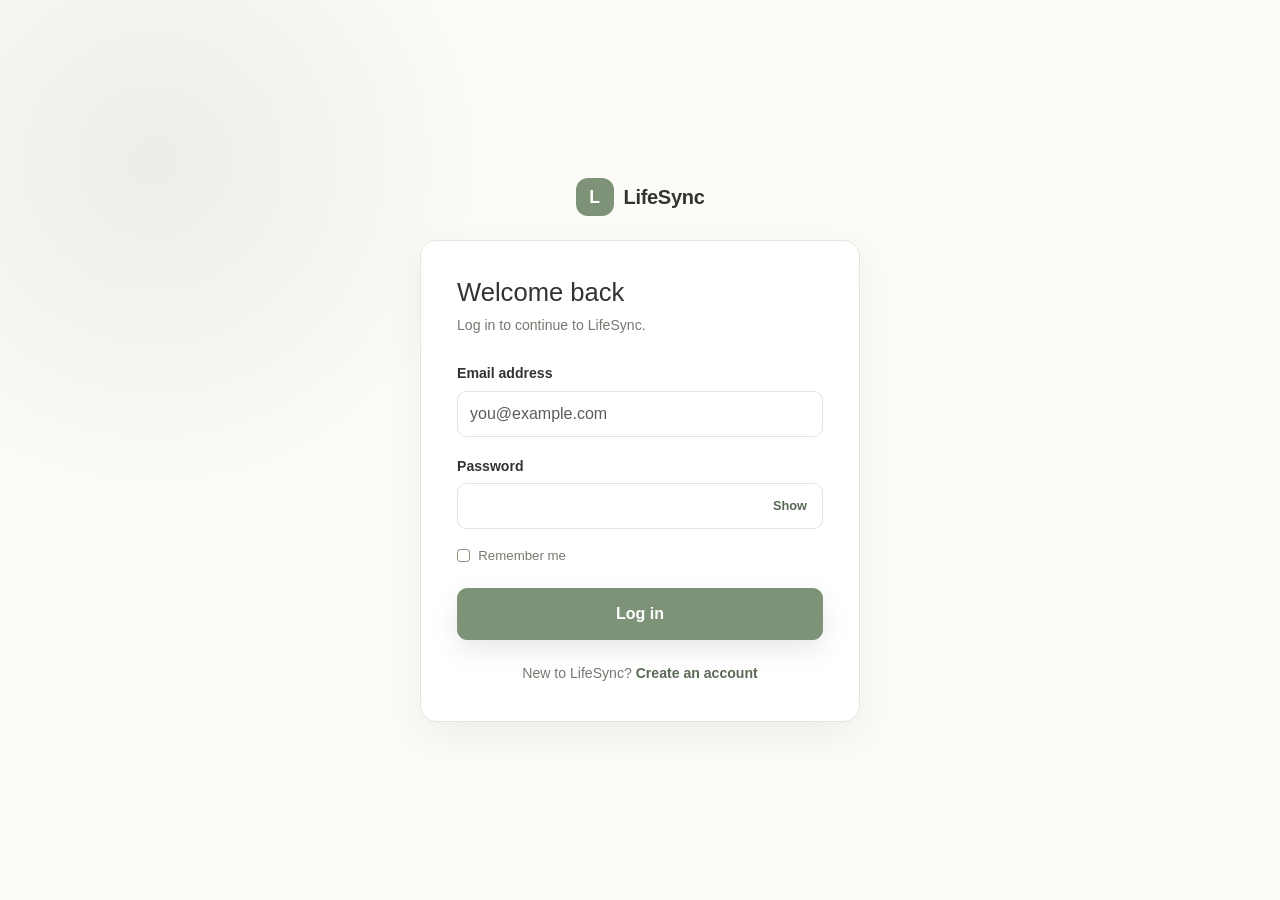
<file: index.html>
<!DOCTYPE html>
<html lang="en">
<head>
    <meta charset="UTF-8">
    <meta name="viewport" content="width=device-width, initial-scale=1.0">
    <meta name="description" content="LifeSync - Your everyday life, organized.">
    <title>LifeSync | Your Everyday Life, Organized</title>

    <link href="https://cdn.jsdelivr.net/npm/bootstrap@5.3.3/dist/css/bootstrap.min.css" rel="stylesheet">
    <link rel="stylesheet" href="css/style.css">
    <link rel="stylesheet" href="css/responsive.css">
</head>
<body>
    <nav class="navbar navbar-expand-lg navbar-light lifesync-navbar sticky-top">
        <div class="container">
            <a class="navbar-brand lifesync-brand" href="index.html" aria-label="LifeSync home">
                <span class="brand-mark" aria-hidden="true">L</span>
                <span>LifeSync</span>
            </a>

            <button class="navbar-toggler" type="button" data-bs-toggle="collapse"
                    data-bs-target="#mainNavbar" aria-controls="mainNavbar"
                    aria-expanded="false" aria-label="Toggle navigation">
                <span class="navbar-toggler-icon"></span>
            </button>

            <div class="collapse navbar-collapse" id="mainNavbar">
                <ul class="navbar-nav ms-auto align-items-lg-center">
                    <li class="nav-item">
                        <a class="nav-link active" aria-current="page" href="index.html">Dashboard</a>
                    </li>
                    <li class="nav-item">
                        <a class="nav-link" href="pages/tasks.html">Tasks</a>
                    </li>
                    <li class="nav-item">
                        <a class="nav-link" href="pages/calendar.html">Calendar</a>
                    </li>
                    <li class="nav-item">
                        <a class="nav-link" href="pages/habits.html">Habits</a>
                    </li>
                    <li class="nav-item">
                        <a class="nav-link" href="pages/expenses.html">Expenses</a>
                    </li>
                    <li class="nav-item">
                        <a class="nav-link" href="pages/study-planner.html">Study Planner</a>
                    </li>
                </ul>
            </div>
        </div>
    </nav>

    <main>
        <section class="hero-section">
            <div class="container">
                <div class="row align-items-center g-4">
                    <div class="col-lg-7">
                        <p class="hero-eyebrow">Welcome to LifeSync</p>
                        <h1>Your everyday life,<br><span>organized.</span></h1>
                        <p class="hero-text">
                            Bring your plans, routines, schedule and spending together in one calm,
                            simple place designed for better everyday living.
                        </p>
                        <a class="btn lifesync-primary-btn" href="pages/tasks.html">
                            Explore Your Dashboard
                        </a>
                    </div>
                    <div class="col-lg-5">
                        <div class="hero-card" aria-label="LifeSync feature overview">
                            <div class="hero-card-header">
                                <div>
                                    <span class="hero-card-label">Today</span>
                                    <h2>Life at a glance</h2>
                                </div>
                                <span class="status-dot" aria-hidden="true"></span>
                            </div>
                            <div class="preview-list">
                                <div class="preview-row">
                                    <span class="preview-icon">T</span>
                                    <div>
                                        <strong>Tasks</strong>
                                        <small>Plan what matters</small>
                                    </div>
                                </div>
                                <div class="preview-row">
                                    <span class="preview-icon">C</span>
                                    <div>
                                        <strong>Calendar</strong>
                                        <small>Keep your schedule clear</small>
                                    </div>
                                </div>
                                <div class="preview-row">
                                    <span class="preview-icon">H</span>
                                    <div>
                                        <strong>Habits</strong>
                                        <small>Build a steady routine</small>
                                    </div>
                                </div>
                            </div>
                        </div>
                    </div>
                </div>
            </div>
        </section>

        <section class="dashboard-section" aria-labelledby="dashboard-heading">
            <div class="container">
                <div class="dashboard-heading">
                    <div>
                        <p class="section-eyebrow">Dashboard</p>
                        <h2 id="dashboard-heading">Welcome back</h2>
                    </div>
                    <a class="btn lifesync-secondary-btn" href="pages/tasks.html">Manage tasks</a>
                </div>

                <div class="row g-4">
                    <div class="col-md-4">
                        <article class="dashboard-stat-card">
                            <p>Total tasks</p>
                            <strong id="totalTaskCount">0</strong>
                        </article>
                    </div>
                    <div class="col-md-4">
                        <article class="dashboard-stat-card">
                            <p>Completed</p>
                            <strong id="completedTaskCount">0</strong>
                        </article>
                    </div>
                    <div class="col-md-4">
                        <article class="dashboard-stat-card">
                            <p>Pending</p>
                            <strong id="pendingTaskCount">0</strong>
                        </article>
                    </div>
                </div>

                <div class="row g-4 mt-1">
                    <div class="col-lg-7">
                        <article class="dashboard-panel">
                            <div class="panel-heading">
                                <div>
                                    <p class="section-eyebrow">Today</p>
                                    <h3>Today's tasks</h3>
                                </div>
                                <span class="small-muted" id="todayDate"></span>
                            </div>
                            <div id="todayTasks" class="today-task-list"></div>
                        </article>
                    </div>
                    <div class="col-lg-5">
                        <article class="dashboard-panel">
                            <div class="panel-heading">
                                <div>
                                    <p class="section-eyebrow">Progress</p>
                                    <h3>Task completion</h3>
                                </div>
                                <strong id="progressPercent" class="progress-percent">0%</strong>
                            </div>
                            <div class="progress lifesync-progress" role="progressbar"
                                 aria-label="Task completion"
                                 aria-valuemin="0" aria-valuemax="100" aria-valuenow="0">
                                <div id="completionBar" class="progress-bar" style="width: 0%"></div>
                            </div>
                            <p id="progressMessage" class="progress-message">No tasks yet.</p>
                        </article>
                    </div>
                </div>
            </div>
        </section>

        <section class="features-section" aria-labelledby="features-heading">
            <div class="container">
                <div class="section-heading text-center">
                    <p class="section-eyebrow">Everything in one place</p>
                    <h2 id="features-heading">Simple tools for everyday life</h2>
                </div>

                <div class="row g-4">
                    <div class="col-md-6 col-lg-4">
                        <article class="feature-card">
                            <div class="feature-icon">D</div>
                            <h3>Dashboard</h3>
                            <p>See your everyday priorities and LifeSync features together in one organized view.</p>
                            <a href="index.html" class="feature-link" aria-label="Open Dashboard">Open Dashboard</a>
                        </article>
                    </div>
                    <div class="col-md-6 col-lg-4">
                        <article class="feature-card">
                            <div class="feature-icon">T</div>
                            <h3>Tasks</h3>
                            <p>Create and organize your to-dos so important work feels clear and manageable.</p>
                            <a href="pages/tasks.html" class="feature-link" aria-label="Explore Tasks">Explore Tasks</a>
                        </article>
                    </div>
                    <div class="col-md-6 col-lg-4">
                        <article class="feature-card">
                            <div class="feature-icon">C</div>
                            <h3>Calendar</h3>
                            <p>Keep appointments and plans visible with a simple view of your schedule.</p>
                            <a href="pages/calendar.html" class="feature-link" aria-label="Explore Calendar">Explore Calendar</a>
                        </article>
                    </div>
                    <div class="col-md-6 col-lg-4">
                        <article class="feature-card">
                            <div class="feature-icon">H</div>
                            <h3>Habits</h3>
                            <p>Track the small routines you want to repeat and build consistently over time.</p>
                            <a href="pages/habits.html" class="feature-link" aria-label="Explore Habits">Explore Habits</a>
                        </article>
                    </div>
                    <div class="col-md-6 col-lg-4">
                        <article class="feature-card">
                            <div class="feature-icon">E</div>
                            <h3>Expenses</h3>
                            <p>Record everyday spending and keep a clearer picture of your personal budget.</p>
                            <a href="pages/expenses.html" class="feature-link" aria-label="Explore Expenses">Explore Expenses</a>
                        </article>
                    </div>
                    <div class="col-md-6 col-lg-4">
                        <article class="feature-card">
                            <div class="feature-icon">S</div>
                            <h3>Study Planner</h3>
                            <p>Organize subjects, plan study sessions and track your learning progress.</p>
                            <a href="pages/study-planner.html" class="feature-link" aria-label="Explore Study Planner">Explore Study Planner</a>
                        </article>
                    </div>
                </div>
            </div>
        </section>
    </main>

    <footer class="lifesync-footer">
        <div class="container">
            <div class="d-flex flex-column flex-md-row justify-content-between align-items-center gap-2">
                <a class="footer-brand" href="index.html">LifeSync</a>
                <p class="mb-0">&copy; <span id="currentYear"></span> LifeSync. All rights reserved.</p>
            </div>
        </div>
    </footer>

    <script src="https://cdn.jsdelivr.net/npm/bootstrap@5.3.3/dist/js/bootstrap.bundle.min.js"></script>
    <script src="js/app.js"></script>
    <script src="js/dashboard.js"></script>
</body>
</html>
</file>
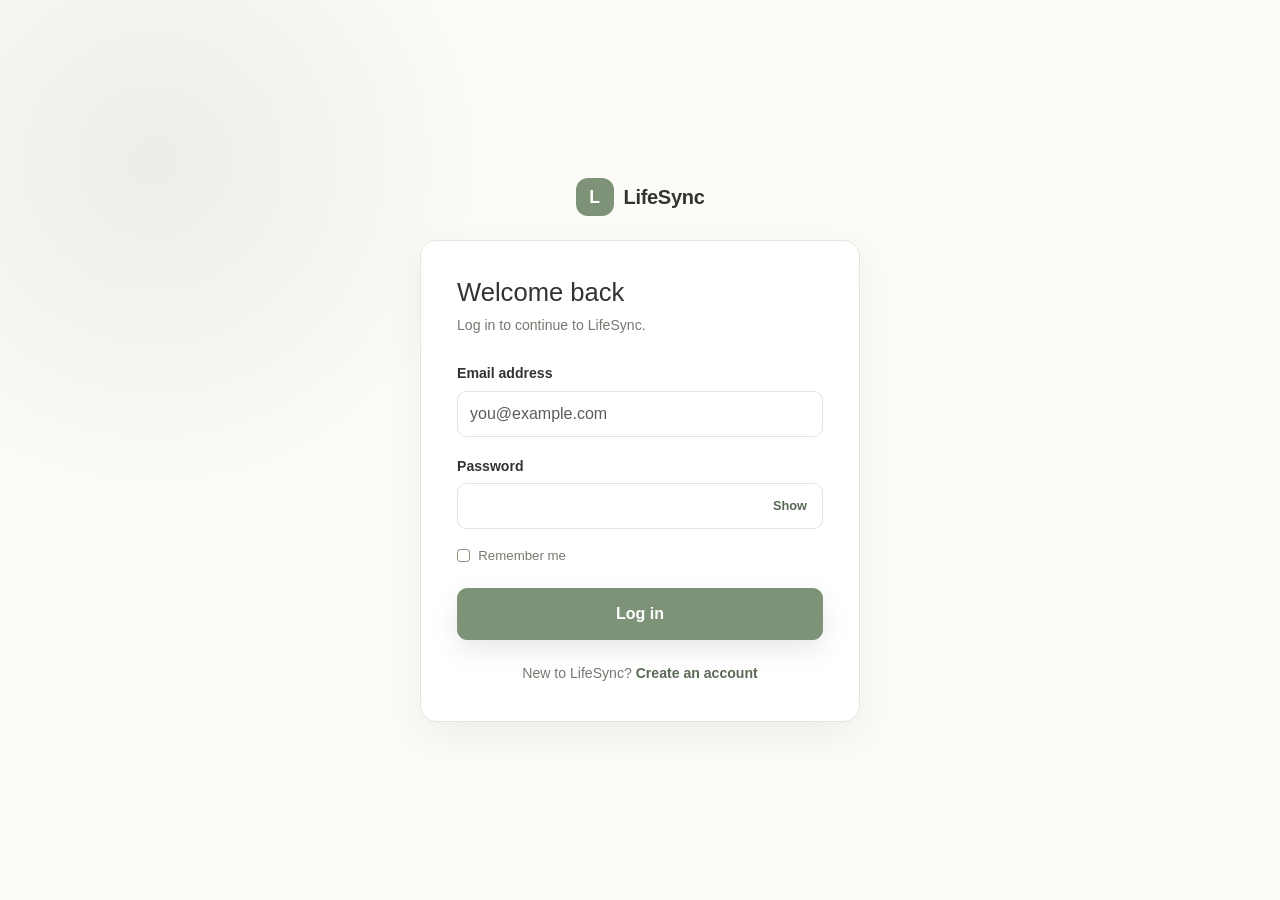
<file: pages/calendar.html>
<!DOCTYPE html>
<html lang="en">
<head>
    <meta charset="UTF-8">
    <meta name="viewport" content="width=device-width, initial-scale=1.0">
    <title>Calendar | LifeSync</title>
    <link href="https://cdn.jsdelivr.net/npm/bootstrap@5.3.3/dist/css/bootstrap.min.css" rel="stylesheet">
    <link rel="stylesheet" href="../css/style.css">
    <link rel="stylesheet" href="../css/responsive.css">
</head>
<body>
    <nav class="navbar navbar-expand-lg navbar-light lifesync-navbar sticky-top">
        <div class="container">
            <a class="navbar-brand lifesync-brand" href="../index.html">
                <span class="brand-mark" aria-hidden="true">L</span><span>LifeSync</span>
            </a>
            <button class="navbar-toggler" type="button" data-bs-toggle="collapse" data-bs-target="#mainNavbar" aria-controls="mainNavbar" aria-expanded="false" aria-label="Toggle navigation">
                <span class="navbar-toggler-icon"></span>
            </button>
            <div class="collapse navbar-collapse" id="mainNavbar">
                <ul class="navbar-nav ms-auto align-items-lg-center">
                    <li class="nav-item"><a class="nav-link" href="../index.html">Dashboard</a></li>
                    <li class="nav-item"><a class="nav-link" href="tasks.html">Tasks</a></li>
                    <li class="nav-item"><a class="nav-link active" aria-current="page" href="calendar.html">Calendar</a></li>
                    <li class="nav-item"><a class="nav-link" href="habits.html">Habits</a></li>
                    <li class="nav-item"><a class="nav-link" href="expenses.html">Expenses</a></li>
                    <li class="nav-item"><a class="nav-link" href="study-planner.html">Study Planner</a></li>
                </ul>
            </div>
        </div>
    </nav>

    <main class="feature-page">
        <div class="container">
            <div class="feature-page-heading">
                <div>
                    <p class="section-eyebrow">LifeSync Calendar</p>
                    <h1>Calendar</h1>
                </div>
                <a class="btn lifesync-secondary-btn" href="tasks.html">Manage tasks</a>
            </div>

            <div class="row g-4">
                <div class="col-xl-8">
                    <section class="calendar-card" aria-label="Monthly calendar">
                        <div class="calendar-toolbar">
                            <button type="button" class="calendar-nav-btn" id="previousMonth" aria-label="Previous month">&larr;</button>
                            <h2 id="calendarMonth">Month Year</h2>
                            <button type="button" class="calendar-nav-btn" id="nextMonth" aria-label="Next month">&rarr;</button>
                        </div>
                        <div class="calendar-weekdays" aria-hidden="true">
                            <span>Sun</span><span>Mon</span><span>Tue</span>
                            <span>Wed</span><span>Thu</span><span>Fri</span><span>Sat</span>
                        </div>
                        <div id="calendarGrid" class="calendar-grid"></div>
                    </section>
                </div>
                <div class="col-xl-4">
                    <section class="calendar-selected-card">
                        <p class="section-eyebrow">Selected date</p>
                        <h2 id="selectedDateTitle">Tasks</h2>
                        <div id="selectedDateTasks" class="selected-date-tasks"></div>
                    </section>
                </div>
            </div>
        </div>
    </main>

    <script src="https://cdn.jsdelivr.net/npm/bootstrap@5.3.3/dist/js/bootstrap.bundle.min.js"></script>
    <script src="../js/app.js"></script>
    <script src="../js/calendar.js"></script>
</body>
</html>
</file>
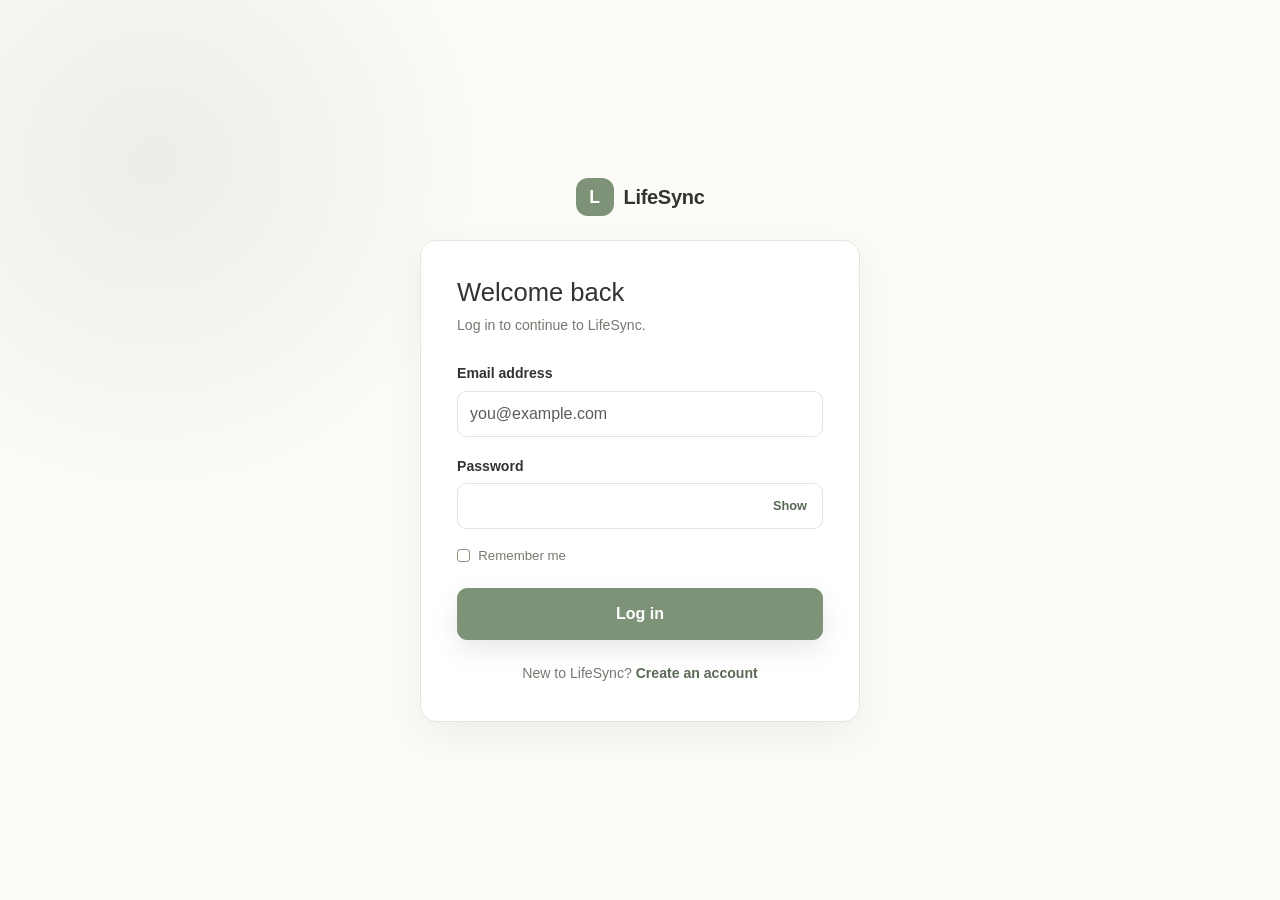
<file: pages/expenses.html>
<!DOCTYPE html>
<html lang="en">
<head>
    <meta charset="UTF-8">
    <meta name="viewport" content="width=device-width, initial-scale=1.0">
    <title>Expenses | LifeSync</title>
    <link href="https://cdn.jsdelivr.net/npm/bootstrap@5.3.3/dist/css/bootstrap.min.css" rel="stylesheet">
    <link rel="stylesheet" href="../css/style.css">
    <link rel="stylesheet" href="../css/responsive.css">
    <link rel="stylesheet" href="../css/person2.css">
</head>
<body>
    <nav class="navbar navbar-expand-lg navbar-light lifesync-navbar sticky-top">
        <div class="container">
            <a class="navbar-brand lifesync-brand" href="../index.html">
                <span class="brand-mark" aria-hidden="true">L</span><span>LifeSync</span>
            </a>
            <button class="navbar-toggler" type="button" data-bs-toggle="collapse" data-bs-target="#mainNavbar" aria-controls="mainNavbar" aria-expanded="false" aria-label="Toggle navigation">
                <span class="navbar-toggler-icon"></span>
            </button>
            <div class="collapse navbar-collapse" id="mainNavbar">
                <ul class="navbar-nav ms-auto align-items-lg-center">
                    <li class="nav-item"><a class="nav-link" href="../index.html">Dashboard</a></li>
                    <li class="nav-item"><a class="nav-link" href="tasks.html">Tasks</a></li>
                    <li class="nav-item"><a class="nav-link" href="calendar.html">Calendar</a></li>
                    <li class="nav-item"><a class="nav-link" href="habits.html">Habits</a></li>
                    <li class="nav-item"><a class="nav-link active" aria-current="page" href="expenses.html">Expenses</a></li>
                    <li class="nav-item"><a class="nav-link" href="study-planner.html">Study Planner</a></li>
                </ul>
            </div>
        </div>
    </nav>

    <main class="feature-page">
        <div class="container">
            <!-- Page heading -->
            <div class="feature-page-heading">
                <div>
                    <p class="section-eyebrow">LifeSync Expenses</p>
                    <h1>Expense Manager</h1>
                </div>
                <button class="btn lifesync-primary-btn" type="button" data-bs-toggle="modal" data-bs-target="#expenseModal">
                    Add expense
                </button>
            </div>

            <!-- Summary cards -->
            <div class="row g-4 mb-4">
                <div class="col-md-4">
                    <article class="dashboard-stat-card">
                        <p>Total expenses</p>
                        <strong id="totalExpenseAmount">&#8377;0.00</strong>
                    </article>
                </div>
                <div class="col-md-4">
                    <article class="dashboard-stat-card">
                        <p>Number of records</p>
                        <strong id="totalExpenseCount">0</strong>
                    </article>
                </div>
                <div class="col-md-4">
                    <article class="dashboard-stat-card">
                        <p>Categories used</p>
                        <strong id="categoriesUsedCount">0</strong>
                    </article>
                </div>
            </div>

            <div class="row g-4">
                <!-- Category-wise spending -->
                <div class="col-lg-5">
                    <section class="dashboard-panel category-panel" aria-labelledby="categoryHeading">
                        <div class="panel-heading mb-3">
                            <div>
                                <p class="section-eyebrow">Breakdown</p>
                                <h3 id="categoryHeading">Spending by category</h3>
                            </div>
                        </div>
                        <div id="categoryBreakdown"></div>
                    </section>
                </div>

                <!-- Expense history -->
                <div class="col-lg-7">
                    <section class="task-column" aria-labelledby="expenseHistoryHeading">
                        <div class="task-column-heading">
                            <h2 id="expenseHistoryHeading">Expense History</h2>
                            <span id="expenseCountBadge" class="task-count">0</span>
                        </div>
                        <div id="expenseList" class="task-list"></div>
                    </section>
                </div>
            </div>
        </div>

        <!-- Add Expense Modal -->
        <div class="modal fade" id="expenseModal" tabindex="-1" aria-labelledby="expenseModalTitle" aria-hidden="true">
            <div class="modal-dialog modal-dialog-centered">
                <div class="modal-content lifesync-modal">
                    <div class="modal-header">
                        <h2 class="modal-title fs-5" id="expenseModalTitle">Add expense</h2>
                        <button type="button" class="btn-close" data-bs-dismiss="modal" aria-label="Close"></button>
                    </div>
                    <form id="expenseForm">
                        <div class="modal-body">
                            <div class="mb-3">
                                <label for="expenseTitle" class="form-label">Title</label>
                                <input type="text" class="form-control" id="expenseTitle" placeholder="e.g. Grocery shopping" maxlength="100" required>
                            </div>
                            <div class="row g-3 mb-3">
                                <div class="col-sm-6">
                                    <label for="expenseAmount" class="form-label">Amount (&#8377;)</label>
                                    <input type="number" class="form-control" id="expenseAmount" placeholder="0.00" min="0.01" step="0.01" required>
                                </div>
                                <div class="col-sm-6">
                                    <label for="expenseCategory" class="form-label">Category</label>
                                    <select class="form-select" id="expenseCategory" required>
                                        <option value="">Select category</option>
                                        <option value="Food">Food</option>
                                        <option value="Transport">Transport</option>
                                        <option value="Shopping">Shopping</option>
                                        <option value="Bills">Bills</option>
                                        <option value="Entertainment">Entertainment</option>
                                        <option value="Health">Health</option>
                                        <option value="Education">Education</option>
                                        <option value="Other">Other</option>
                                    </select>
                                </div>
                            </div>
                            <div class="mb-3">
                                <label for="expenseDate" class="form-label">Date</label>
                                <input type="date" class="form-control" id="expenseDate" required>
                            </div>
                        </div>
                        <div class="modal-footer">
                            <button type="button" class="btn lifesync-secondary-btn" data-bs-dismiss="modal">Cancel</button>
                            <button type="submit" class="btn lifesync-primary-btn">Save expense</button>
                        </div>
                    </form>
                </div>
            </div>
        </div>
    </main>

    <footer class="lifesync-footer">
        <div class="container">
            <div class="d-flex flex-column flex-md-row justify-content-between align-items-center gap-2">
                <a class="footer-brand" href="../index.html">LifeSync</a>
                <p class="mb-0">&copy; <span id="currentYear"></span> LifeSync. All rights reserved.</p>
            </div>
        </div>
    </footer>

    <script src="https://cdn.jsdelivr.net/npm/bootstrap@5.3.3/dist/js/bootstrap.bundle.min.js"></script>
    <script src="../js/app.js"></script>
    <script src="../js/expenses.js"></script>
</body>
</html>
</file>
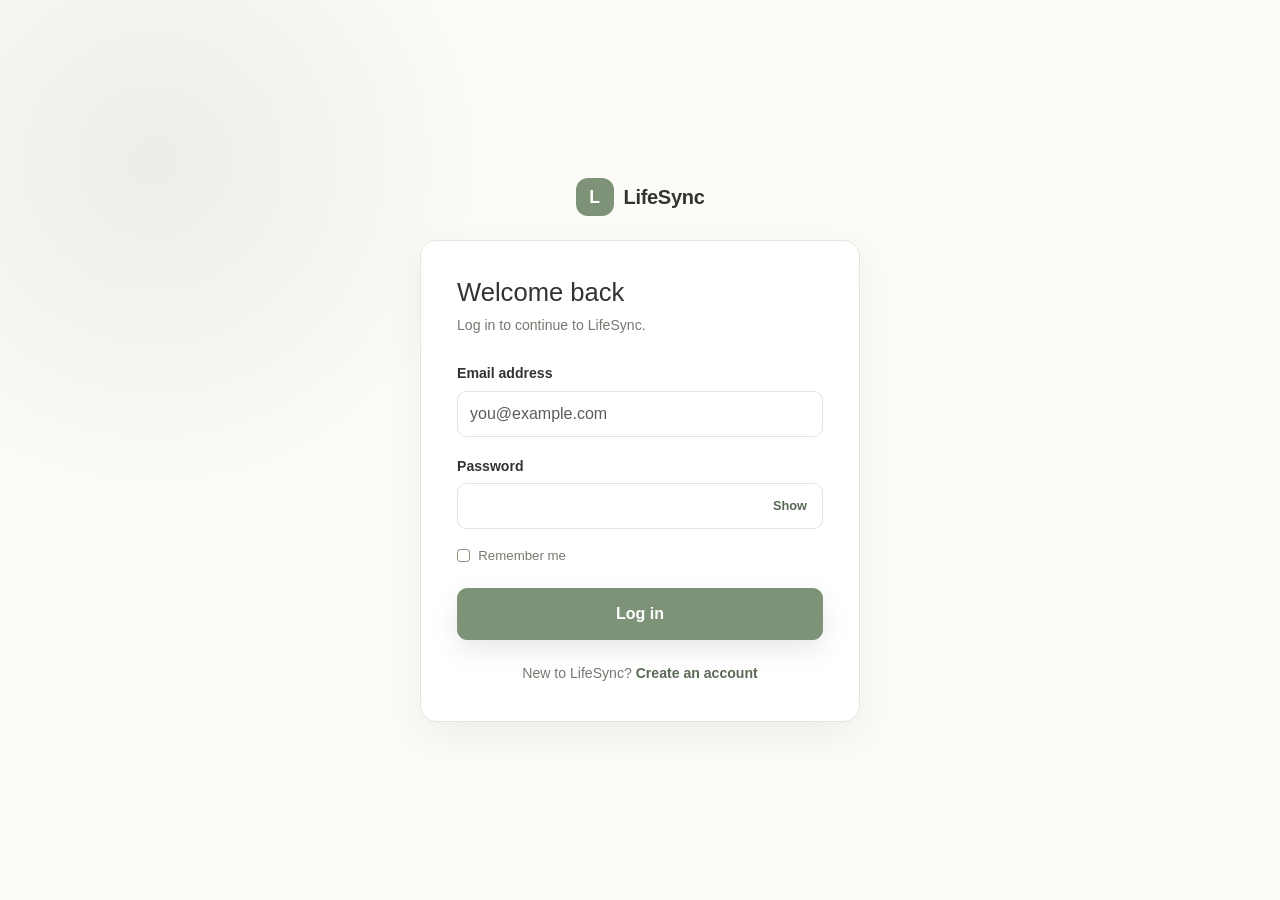
<file: pages/habits.html>
<!DOCTYPE html>
<html lang="en">
<head>
    <meta charset="UTF-8">
    <meta name="viewport" content="width=device-width, initial-scale=1.0">
    <title>Habits | LifeSync</title>
    <link href="https://cdn.jsdelivr.net/npm/bootstrap@5.3.3/dist/css/bootstrap.min.css" rel="stylesheet">
    <link rel="stylesheet" href="../css/style.css">
    <link rel="stylesheet" href="../css/responsive.css">
    <link rel="stylesheet" href="../css/person2.css">
</head>
<body>
    <nav class="navbar navbar-expand-lg navbar-light lifesync-navbar sticky-top">
        <div class="container">
            <a class="navbar-brand lifesync-brand" href="../index.html">
                <span class="brand-mark" aria-hidden="true">L</span><span>LifeSync</span>
            </a>
            <button class="navbar-toggler" type="button" data-bs-toggle="collapse" data-bs-target="#mainNavbar" aria-controls="mainNavbar" aria-expanded="false" aria-label="Toggle navigation">
                <span class="navbar-toggler-icon"></span>
            </button>
            <div class="collapse navbar-collapse" id="mainNavbar">
                <ul class="navbar-nav ms-auto align-items-lg-center">
                    <li class="nav-item"><a class="nav-link" href="../index.html">Dashboard</a></li>
                    <li class="nav-item"><a class="nav-link" href="tasks.html">Tasks</a></li>
                    <li class="nav-item"><a class="nav-link" href="calendar.html">Calendar</a></li>
                    <li class="nav-item"><a class="nav-link active" aria-current="page" href="habits.html">Habits</a></li>
                    <li class="nav-item"><a class="nav-link" href="expenses.html">Expenses</a></li>
                    <li class="nav-item"><a class="nav-link" href="study-planner.html">Study Planner</a></li>
                </ul>
            </div>
        </div>
    </nav>

    <main class="feature-page">
        <div class="container">
            <!-- Page heading -->
            <div class="feature-page-heading">
                <div>
                    <p class="section-eyebrow">LifeSync Habits</p>
                    <h1>Habit Tracker</h1>
                </div>
                <button class="btn lifesync-primary-btn" type="button" data-bs-toggle="modal" data-bs-target="#habitModal">
                    Add habit
                </button>
            </div>

            <!-- Date display -->
            <p class="small-muted mb-3" id="habitDate"></p>

            <!-- Progress card -->
            <div class="row g-4 mb-4">
                <div class="col-md-4">
                    <article class="dashboard-stat-card">
                        <p>Total habits</p>
                        <strong id="totalHabitCount">0</strong>
                    </article>
                </div>
                <div class="col-md-4">
                    <article class="dashboard-stat-card">
                        <p>Completed today</p>
                        <strong id="completedHabitCount">0</strong>
                    </article>
                </div>
                <div class="col-md-4">
                    <article class="dashboard-stat-card">
                        <p>Pending today</p>
                        <strong id="pendingHabitCount">0</strong>
                    </article>
                </div>
            </div>

            <!-- Daily progress bar -->
            <div class="dashboard-panel mb-4">
                <div class="panel-heading">
                    <div>
                        <p class="section-eyebrow">Progress</p>
                        <h3>Daily habit completion</h3>
                    </div>
                    <strong id="habitProgressPercent" class="progress-percent">0%</strong>
                </div>
                <div class="progress lifesync-progress" role="progressbar"
                     aria-label="Habit completion" aria-valuemin="0" aria-valuemax="100" aria-valuenow="0">
                    <div id="habitCompletionBar" class="progress-bar" style="width: 0%"></div>
                </div>
                <p id="habitProgressMessage" class="progress-message">No habits yet. Add one to get started!</p>
            </div>

            <!-- Habit lists -->
            <div class="row g-4">
                <div class="col-lg-6">
                    <section class="task-column" aria-labelledby="pendingHabitsHeading">
                        <div class="task-column-heading">
                            <h2 id="pendingHabitsHeading">Pending</h2>
                            <span id="pendingHabitBadge" class="task-count">0</span>
                        </div>
                        <div id="pendingHabitsList" class="task-list"></div>
                    </section>
                </div>
                <div class="col-lg-6">
                    <section class="task-column" aria-labelledby="completedHabitsHeading">
                        <div class="task-column-heading">
                            <h2 id="completedHabitsHeading">Completed</h2>
                            <span id="completedHabitBadge" class="task-count">0</span>
                        </div>
                        <div id="completedHabitsList" class="task-list"></div>
                    </section>
                </div>
            </div>
        </div>

        <!-- Add Habit Modal -->
        <div class="modal fade" id="habitModal" tabindex="-1" aria-labelledby="habitModalTitle" aria-hidden="true">
            <div class="modal-dialog modal-dialog-centered">
                <div class="modal-content lifesync-modal">
                    <div class="modal-header">
                        <h2 class="modal-title fs-5" id="habitModalTitle">Add habit</h2>
                        <button type="button" class="btn-close" data-bs-dismiss="modal" aria-label="Close"></button>
                    </div>
                    <form id="habitForm">
                        <div class="modal-body">
                            <div class="mb-3">
                                <label for="habitName" class="form-label">Habit name</label>
                                <input type="text" class="form-control" id="habitName" placeholder="e.g. Drink 8 glasses of water" maxlength="100" required>
                            </div>
                        </div>
                        <div class="modal-footer">
                            <button type="button" class="btn lifesync-secondary-btn" data-bs-dismiss="modal">Cancel</button>
                            <button type="submit" class="btn lifesync-primary-btn">Save habit</button>
                        </div>
                    </form>
                </div>
            </div>
        </div>
    </main>

    <footer class="lifesync-footer">
        <div class="container">
            <div class="d-flex flex-column flex-md-row justify-content-between align-items-center gap-2">
                <a class="footer-brand" href="../index.html">LifeSync</a>
                <p class="mb-0">&copy; <span id="currentYear"></span> LifeSync. All rights reserved.</p>
            </div>
        </div>
    </footer>

    <script src="https://cdn.jsdelivr.net/npm/bootstrap@5.3.3/dist/js/bootstrap.bundle.min.js"></script>
    <script src="../js/app.js"></script>
    <script src="../js/habits.js"></script>
</body>
</html>
</file>
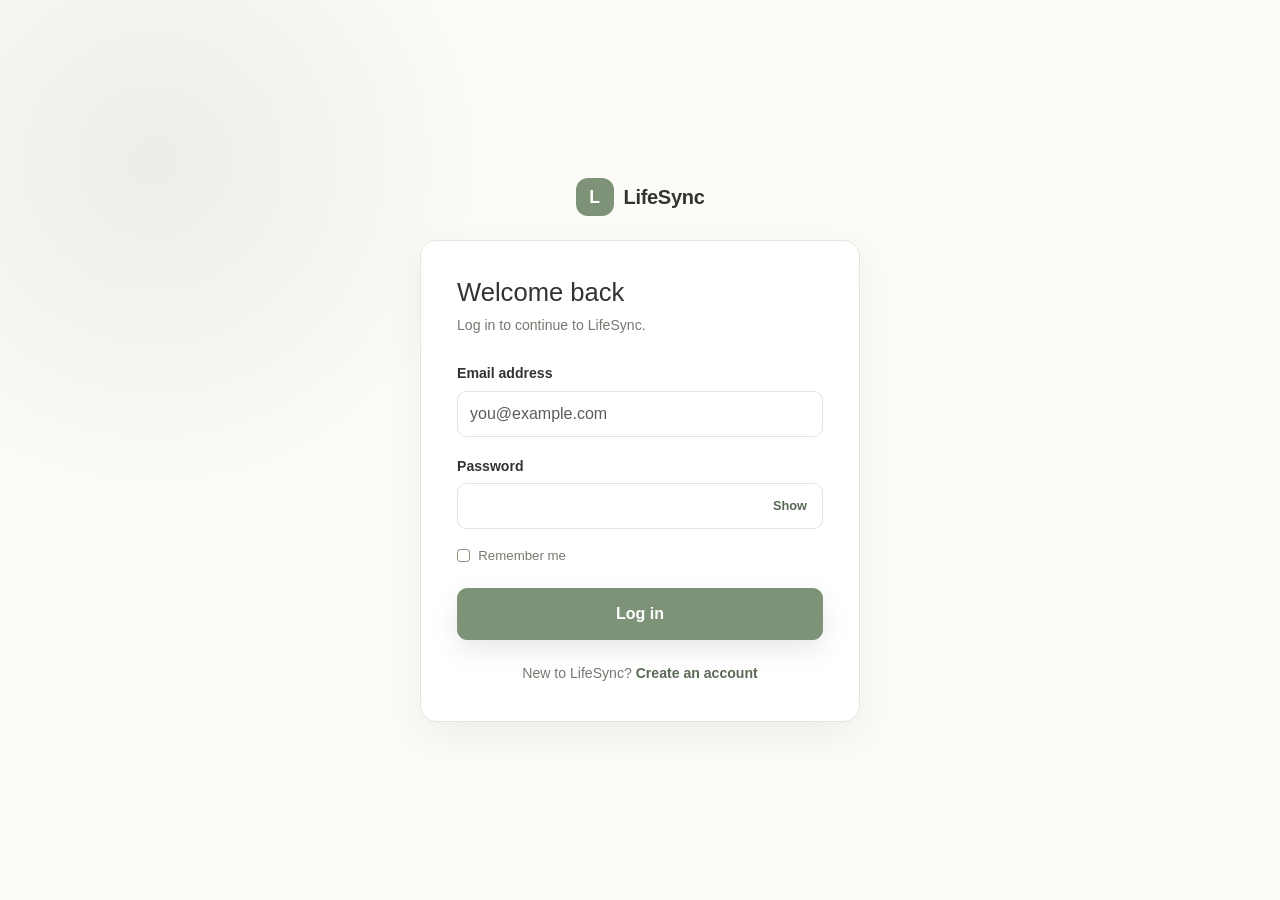
<file: pages/login.html>
<!DOCTYPE html>
<html lang="en">
<head>
    <meta charset="UTF-8">
    <meta name="viewport" content="width=device-width, initial-scale=1.0">
    <meta name="description" content="Log in to LifeSync.">
    <title>Login | LifeSync</title>
    <link href="https://cdn.jsdelivr.net/npm/bootstrap@5.3.3/dist/css/bootstrap.min.css" rel="stylesheet">
    <link rel="stylesheet" href="../css/style.css">
    <link rel="stylesheet" href="../css/responsive.css">
    <link rel="stylesheet" href="../css/person2.css">
</head>
<body class="auth-body">
    <main class="auth-page">
        <div class="container">
            <div class="auth-layout">
                <section class="auth-intro">
                    <a class="navbar-brand lifesync-brand auth-brand" href="login.html" aria-label="LifeSync login">
                        <span class="brand-mark" aria-hidden="true">L</span><span>LifeSync</span>
                    </a>
                </section>

                <section class="auth-card" aria-labelledby="loginHeading">
                    <h1 id="loginHeading">Welcome back</h1>
                    <p class="auth-card-copy">Log in to continue to LifeSync.</p>

                    <div id="authMessage" class="auth-message" role="alert" aria-live="polite" hidden></div>

                    <form id="loginForm" novalidate>
                        <div class="mb-3">
                            <label for="loginEmail" class="form-label">Email address</label>
                            <input type="email" class="form-control" id="loginEmail" name="email" autocomplete="email" placeholder="you@example.com" maxlength="254" required>
                        </div>
                        <div class="mb-3">
                            <label for="loginPassword" class="form-label">Password</label>
                            <div class="auth-password-field">
                                <input type="password" class="form-control" id="loginPassword" name="password" autocomplete="current-password" required>
                                <button class="auth-password-toggle" type="button" data-password-toggle="loginPassword" aria-label="Show password" aria-pressed="false">Show</button>
                            </div>
                        </div>
                        <div class="auth-form-options">
                            <label class="auth-remember" for="rememberMe">
                                <input class="form-check-input" type="checkbox" id="rememberMe">
                                <span>Remember me</span>
                            </label>
                        </div>
                        <button class="btn lifesync-primary-btn auth-submit" id="loginSubmit" type="submit">Log in</button>
                    </form>

                    <p class="auth-switch">New to LifeSync? <a href="signup.html">Create an account</a></p>
                </section>
            </div>
        </div>
    </main>
    <script src="../js/app.js"></script>
    <script src="../js/auth.js"></script>
</body>
</html>
</file>
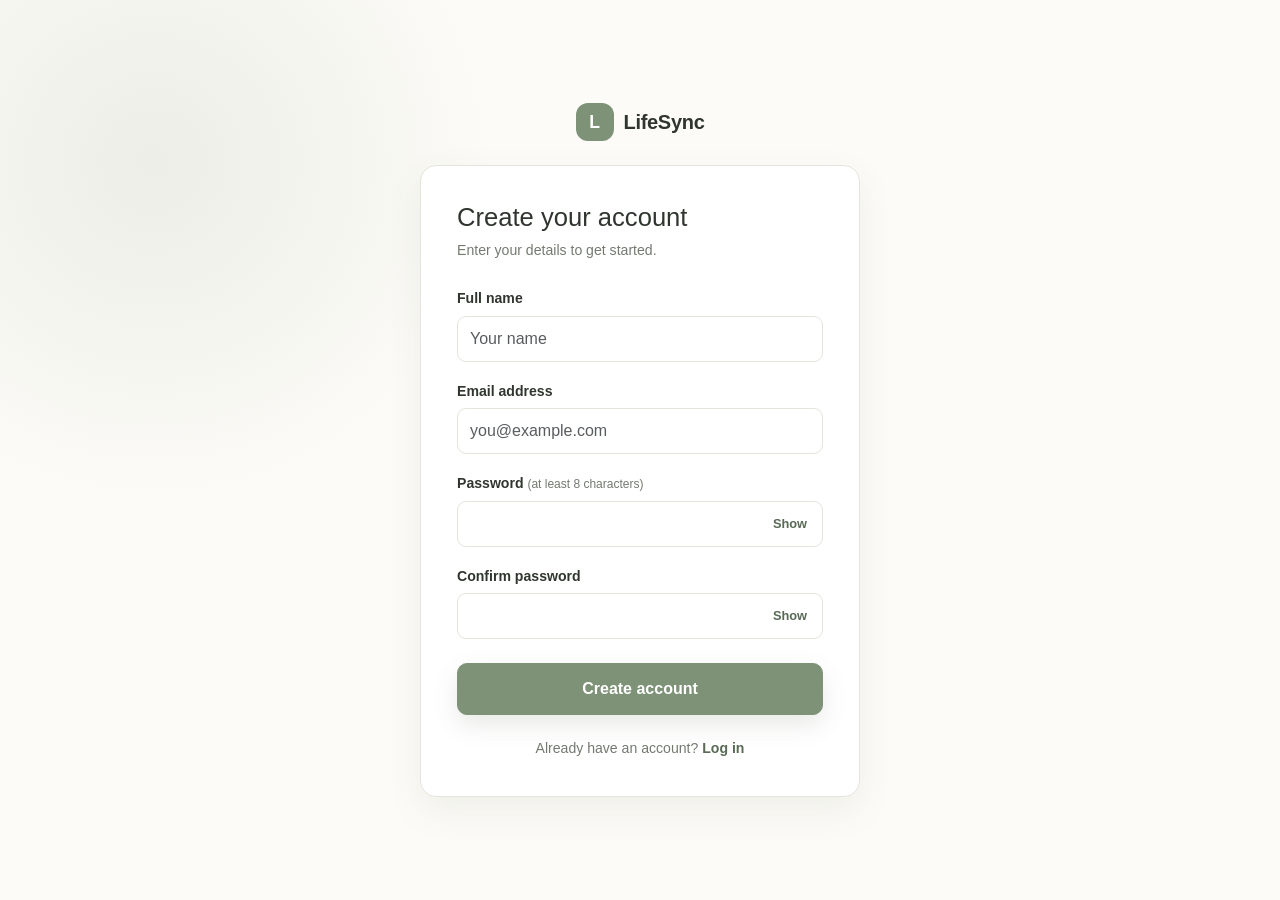
<file: pages/signup.html>
<!DOCTYPE html>
<html lang="en">
<head>
    <meta charset="UTF-8">
    <meta name="viewport" content="width=device-width, initial-scale=1.0">
    <meta name="description" content="Create a LifeSync account.">
    <title>Sign Up | LifeSync</title>
    <link href="https://cdn.jsdelivr.net/npm/bootstrap@5.3.3/dist/css/bootstrap.min.css" rel="stylesheet">
    <link rel="stylesheet" href="../css/style.css">
    <link rel="stylesheet" href="../css/responsive.css">
    <link rel="stylesheet" href="../css/person2.css">
</head>
<body class="auth-body">
    <main class="auth-page">
        <div class="container">
            <div class="auth-layout">
                <section class="auth-intro">
                    <a class="navbar-brand lifesync-brand auth-brand" href="login.html" aria-label="LifeSync login">
                        <span class="brand-mark" aria-hidden="true">L</span><span>LifeSync</span>
                    </a>
                </section>

                <section class="auth-card" aria-labelledby="signupHeading">
                    <h1 id="signupHeading">Create your account</h1>
                    <p class="auth-card-copy">Enter your details to get started.</p>

                    <div id="authMessage" class="auth-message" role="alert" aria-live="polite" hidden></div>

                    <form id="signupForm" novalidate>
                        <div class="mb-3">
                            <label for="signupName" class="form-label">Full name</label>
                            <input type="text" class="form-control" id="signupName" name="name" autocomplete="name" maxlength="100" placeholder="Your name" required>
                        </div>
                        <div class="mb-3">
                            <label for="signupEmail" class="form-label">Email address</label>
                            <input type="email" class="form-control" id="signupEmail" name="email" autocomplete="email" maxlength="254" placeholder="you@example.com" required>
                        </div>
                        <div class="mb-3">
                            <label for="signupPassword" class="form-label">Password <span class="auth-field-hint">(at least 8 characters)</span></label>
                            <div class="auth-password-field">
                                <input type="password" class="form-control" id="signupPassword" name="password" autocomplete="new-password" minlength="8" required>
                                <button class="auth-password-toggle" type="button" data-password-toggle="signupPassword" aria-label="Show password" aria-pressed="false">Show</button>
                            </div>
                        </div>
                        <div class="mb-4">
                            <label for="signupConfirmPassword" class="form-label">Confirm password</label>
                            <div class="auth-password-field">
                                <input type="password" class="form-control" id="signupConfirmPassword" name="confirmPassword" autocomplete="new-password" minlength="8" required>
                                <button class="auth-password-toggle" type="button" data-password-toggle="signupConfirmPassword" aria-label="Show confirmation password" aria-pressed="false">Show</button>
                            </div>
                        </div>
                        <button class="btn lifesync-primary-btn auth-submit" id="signupSubmit" type="submit">Create account</button>
                    </form>

                    <p class="auth-switch">Already have an account? <a href="login.html">Log in</a></p>
                </section>
            </div>
        </div>
    </main>
    <script src="../js/app.js"></script>
    <script src="../js/auth.js"></script>
</body>
</html>
</file>
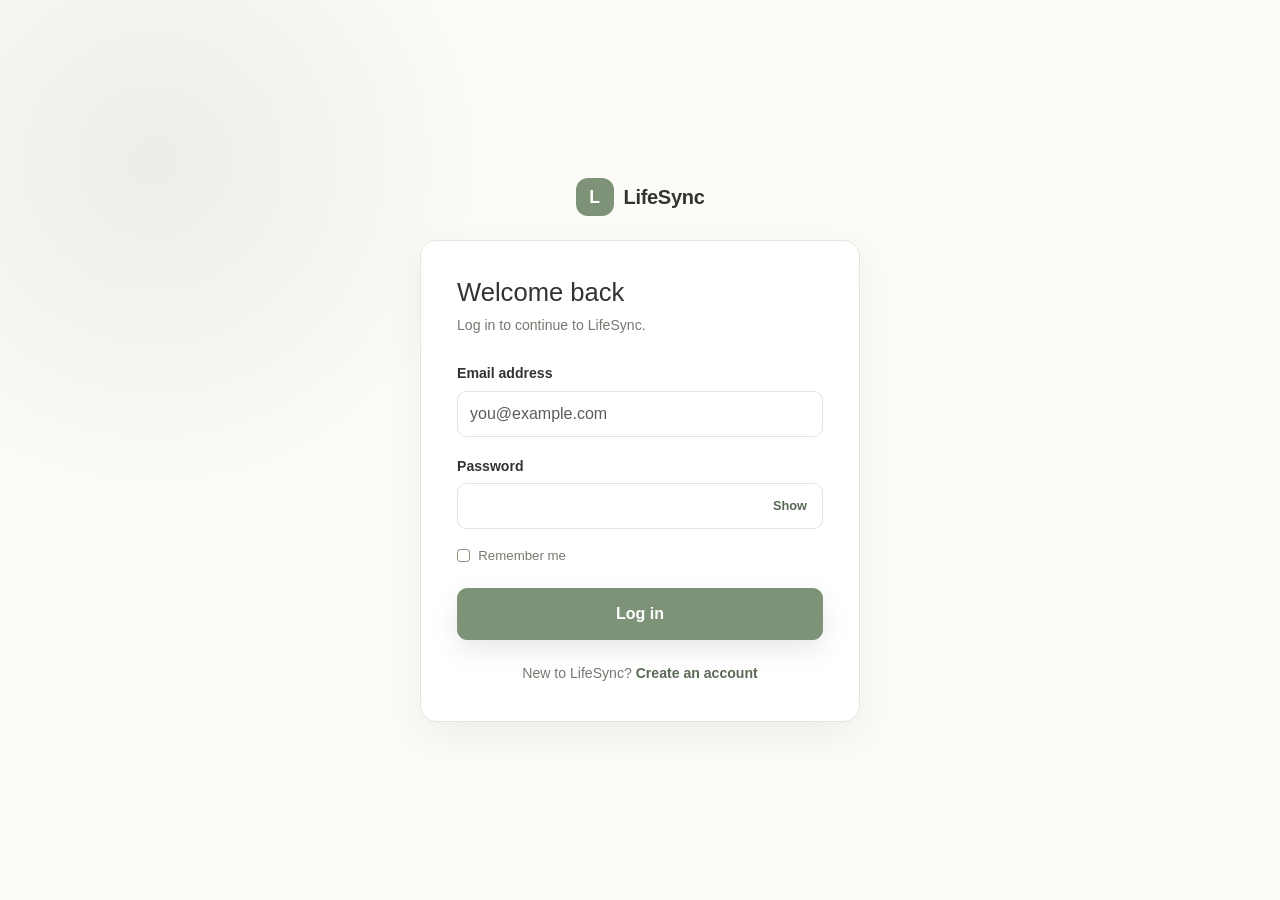
<file: pages/study-planner.html>
<!DOCTYPE html>
<html lang="en">
<head>
    <meta charset="UTF-8">
    <meta name="viewport" content="width=device-width, initial-scale=1.0">
    <meta name="description" content="Plan your subjects and study sessions with LifeSync.">
    <title>Study Planner | LifeSync</title>
    <link href="https://cdn.jsdelivr.net/npm/bootstrap@5.3.3/dist/css/bootstrap.min.css" rel="stylesheet">
    <link rel="stylesheet" href="../css/style.css">
    <link rel="stylesheet" href="../css/responsive.css">
    <link rel="stylesheet" href="../css/person2.css">
</head>
<body>
    <nav class="navbar navbar-expand-lg navbar-light lifesync-navbar sticky-top">
        <div class="container">
            <a class="navbar-brand lifesync-brand" href="../index.html">
                <span class="brand-mark" aria-hidden="true">L</span><span>LifeSync</span>
            </a>
            <button class="navbar-toggler" type="button" data-bs-toggle="collapse" data-bs-target="#mainNavbar" aria-controls="mainNavbar" aria-expanded="false" aria-label="Toggle navigation">
                <span class="navbar-toggler-icon"></span>
            </button>
            <div class="collapse navbar-collapse" id="mainNavbar">
                <ul class="navbar-nav ms-auto align-items-lg-center">
                    <li class="nav-item"><a class="nav-link" href="../index.html">Dashboard</a></li>
                    <li class="nav-item"><a class="nav-link" href="tasks.html">Tasks</a></li>
                    <li class="nav-item"><a class="nav-link" href="calendar.html">Calendar</a></li>
                    <li class="nav-item"><a class="nav-link" href="habits.html">Habits</a></li>
                    <li class="nav-item"><a class="nav-link" href="expenses.html">Expenses</a></li>
                    <li class="nav-item"><a class="nav-link active" aria-current="page" href="study-planner.html">Study Planner</a></li>
                </ul>
            </div>
        </div>
    </nav>

    <main class="feature-page">
        <div class="container">
            <div class="feature-page-heading study-planner-page-heading">
                <div>
                    <p class="section-eyebrow">LifeSync Study Planner</p>
                    <h1>Study Planner</h1>
                </div>
                <div class="study-planner-heading-actions">
                    <button class="btn lifesync-secondary-btn" type="button" data-bs-toggle="modal" data-bs-target="#subjectModal">Add subject</button>
                    <button class="btn lifesync-primary-btn" id="addTopicButton" type="button" data-bs-toggle="modal" data-bs-target="#topicModal">Plan a session</button>
                </div>
            </div>

            <div id="studyPlannerMessage" class="alert alert-warning" role="alert" aria-live="polite" hidden></div>

            <div class="row g-3 mb-4">
                <div class="col-6 col-lg-3">
                    <article class="dashboard-stat-card study-stat-card">
                        <p>Total subjects</p>
                        <strong id="totalSubjectCount">0</strong>
                    </article>
                </div>
                <div class="col-6 col-lg-3">
                    <article class="dashboard-stat-card study-stat-card">
                        <p>Total topics</p>
                        <strong id="totalTopicCount">0</strong>
                    </article>
                </div>
                <div class="col-6 col-lg-3">
                    <article class="dashboard-stat-card study-stat-card">
                        <p>Completed</p>
                        <strong id="completedTopicCount">0</strong>
                    </article>
                </div>
                <div class="col-6 col-lg-3">
                    <article class="dashboard-stat-card study-stat-card">
                        <p>Pending</p>
                        <strong id="pendingTopicCount">0</strong>
                    </article>
                </div>
            </div>

            <section class="dashboard-panel study-progress-panel mb-4" aria-labelledby="studyProgressHeading">
                <div class="panel-heading">
                    <div>
                        <p class="section-eyebrow">Progress</p>
                        <h3 id="studyProgressHeading">Study completion</h3>
                    </div>
                    <strong id="studyProgressPercent" class="progress-percent">0%</strong>
                </div>
                <div class="progress lifesync-progress" role="progressbar" aria-label="Study completion" aria-valuemin="0" aria-valuemax="100" aria-valuenow="0">
                    <div id="studyCompletionBar" class="progress-bar" style="width: 0%"></div>
                </div>
                <p id="studyProgressMessage" class="progress-message">No topics yet. Add a subject to get started.</p>
            </section>

            <div class="row g-4 mb-4">
                <div class="col-lg-6">
                    <section class="dashboard-panel study-schedule-panel" aria-labelledby="todayScheduleHeading">
                        <div class="panel-heading">
                            <div>
                                <p class="section-eyebrow">Today</p>
                                <h3 id="todayScheduleHeading">Today's study schedule</h3>
                            </div>
                            <span id="studyTodayDate" class="small-muted"></span>
                        </div>
                        <div id="todayStudySchedule" class="study-schedule-list"></div>
                    </section>
                </div>
                <div class="col-lg-6">
                    <section class="dashboard-panel study-schedule-panel" aria-labelledby="upcomingScheduleHeading">
                        <div class="panel-heading">
                            <div>
                                <p class="section-eyebrow">Coming up</p>
                                <h3 id="upcomingScheduleHeading">Upcoming sessions</h3>
                            </div>
                        </div>
                        <div id="upcomingStudySchedule" class="study-schedule-list"></div>
                    </section>
                </div>
            </div>

            <section aria-labelledby="subjectsHeading">
                <div class="study-subjects-heading">
                    <div>
                        <p class="section-eyebrow">Your learning plan</p>
                        <h2 id="subjectsHeading">Subjects &amp; topics</h2>
                    </div>
                </div>
                <div id="studySubjects" class="study-subject-list"></div>
            </section>
        </div>

        <div class="modal fade" id="subjectModal" tabindex="-1" aria-labelledby="subjectModalTitle" aria-hidden="true">
            <div class="modal-dialog modal-dialog-centered">
                <div class="modal-content lifesync-modal">
                    <div class="modal-header">
                        <h2 class="modal-title fs-5" id="subjectModalTitle">Add subject</h2>
                        <button type="button" class="btn-close" data-bs-dismiss="modal" aria-label="Close"></button>
                    </div>
                    <form id="subjectForm">
                        <div class="modal-body">
                            <input type="hidden" id="subjectId">
                            <label for="subjectName" class="form-label">Subject name</label>
                            <input type="text" class="form-control" id="subjectName" maxlength="80" placeholder="e.g. Biology" required>
                        </div>
                        <div class="modal-footer">
                            <button type="button" class="btn lifesync-secondary-btn" data-bs-dismiss="modal">Cancel</button>
                            <button type="submit" class="btn lifesync-primary-btn" id="saveSubjectButton">Save subject</button>
                        </div>
                    </form>
                </div>
            </div>
        </div>

        <div class="modal fade" id="topicModal" tabindex="-1" aria-labelledby="topicModalTitle" aria-hidden="true">
            <div class="modal-dialog modal-dialog-centered">
                <div class="modal-content lifesync-modal">
                    <div class="modal-header">
                        <h2 class="modal-title fs-5" id="topicModalTitle">Plan a study session</h2>
                        <button type="button" class="btn-close" data-bs-dismiss="modal" aria-label="Close"></button>
                    </div>
                    <form id="topicForm">
                        <div class="modal-body">
                            <input type="hidden" id="topicId">
                            <div class="mb-3">
                                <label for="topicSubject" class="form-label">Subject</label>
                                <select class="form-select" id="topicSubject" required></select>
                            </div>
                            <div class="mb-3">
                                <label for="topicName" class="form-label">Topic</label>
                                <input type="text" class="form-control" id="topicName" maxlength="120" placeholder="e.g. Cell structure" required>
                            </div>
                            <div class="row g-3 mb-3">
                                <div class="col-sm-6">
                                    <label for="topicDate" class="form-label">Study date</label>
                                    <input type="date" class="form-control" id="topicDate" required>
                                </div>
                                <div class="col-sm-6">
                                    <label for="topicTime" class="form-label">Start time</label>
                                    <input type="time" class="form-control" id="topicTime" required>
                                </div>
                            </div>
                            <div class="row g-3">
                                <div class="col-sm-6">
                                    <label for="topicDuration" class="form-label">Duration (minutes)</label>
                                    <input type="number" class="form-control" id="topicDuration" min="1" max="1440" step="1" value="60" required>
                                </div>
                                <div class="col-sm-6">
                                    <label for="topicPriority" class="form-label">Priority</label>
                                    <select class="form-select" id="topicPriority" required>
                                        <option value="High">High</option>
                                        <option value="Medium" selected>Medium</option>
                                        <option value="Low">Low</option>
                                    </select>
                                </div>
                            </div>
                        </div>
                        <div class="modal-footer">
                            <button type="button" class="btn lifesync-secondary-btn" data-bs-dismiss="modal">Cancel</button>
                            <button type="submit" class="btn lifesync-primary-btn" id="saveTopicButton">Save topic</button>
                        </div>
                    </form>
                </div>
            </div>
        </div>
    </main>

    <footer class="lifesync-footer">
        <div class="container">
            <div class="d-flex flex-column flex-md-row justify-content-between align-items-center gap-2">
                <a class="footer-brand" href="../index.html">LifeSync</a>
                <p class="mb-0">&copy; <span id="currentYear"></span> LifeSync. All rights reserved.</p>
            </div>
        </div>
    </footer>

    <script src="https://cdn.jsdelivr.net/npm/bootstrap@5.3.3/dist/js/bootstrap.bundle.min.js"></script>
    <script src="../js/app.js"></script>
    <script src="../js/study-planner.js"></script>
</body>
</html>
</file>
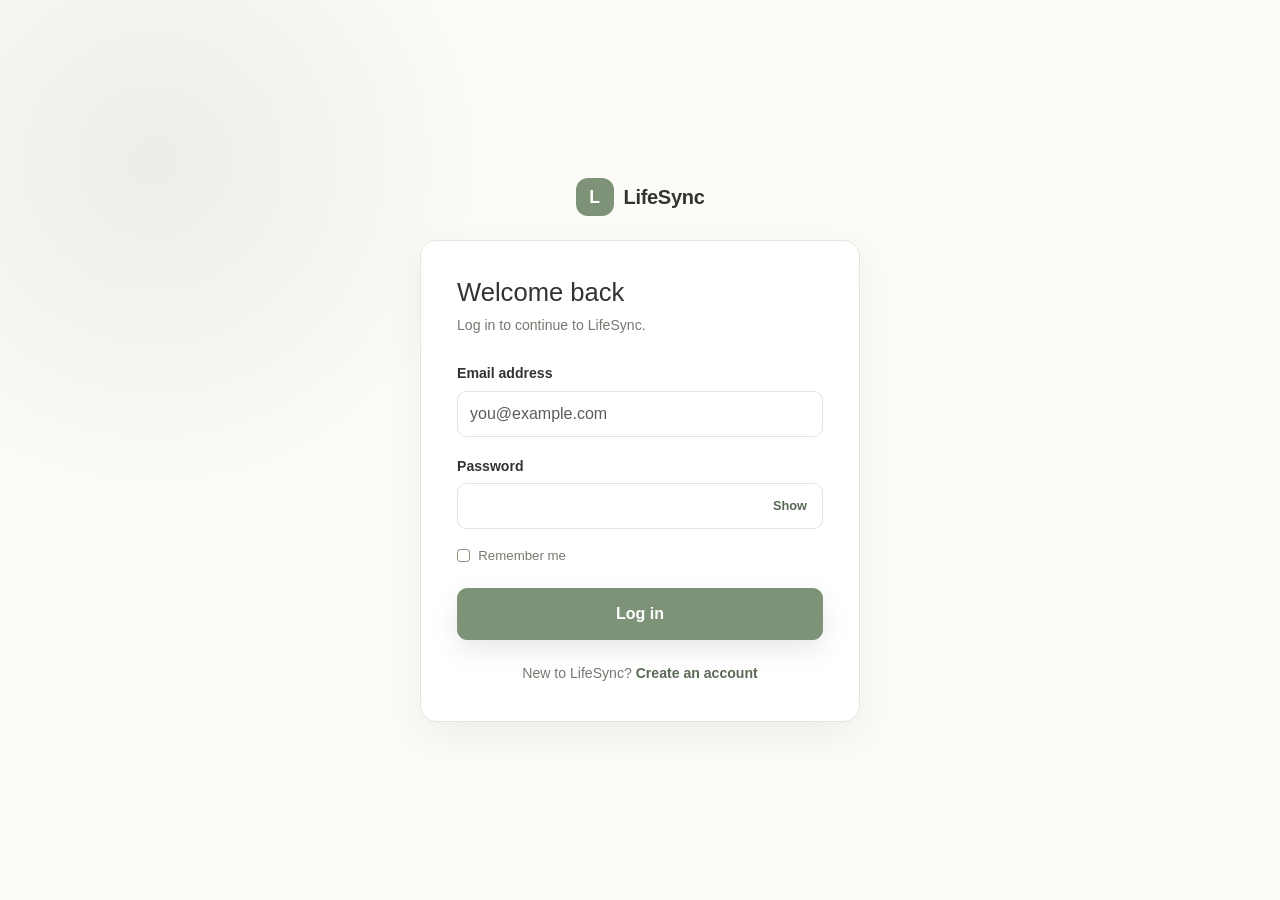
<file: pages/tasks.html>
<!DOCTYPE html>
<html lang="en">
<head>
    <meta charset="UTF-8">
    <meta name="viewport" content="width=device-width, initial-scale=1.0">
    <title>Tasks | LifeSync</title>
    <link href="https://cdn.jsdelivr.net/npm/bootstrap@5.3.3/dist/css/bootstrap.min.css" rel="stylesheet">
    <link rel="stylesheet" href="../css/style.css">
    <link rel="stylesheet" href="../css/responsive.css">
</head>
<body>
    <nav class="navbar navbar-expand-lg navbar-light lifesync-navbar sticky-top">
        <div class="container">
            <a class="navbar-brand lifesync-brand" href="../index.html">
                <span class="brand-mark" aria-hidden="true">L</span><span>LifeSync</span>
            </a>
            <button class="navbar-toggler" type="button" data-bs-toggle="collapse" data-bs-target="#mainNavbar" aria-controls="mainNavbar" aria-expanded="false" aria-label="Toggle navigation">
                <span class="navbar-toggler-icon"></span>
            </button>
            <div class="collapse navbar-collapse" id="mainNavbar">
                <ul class="navbar-nav ms-auto align-items-lg-center">
                    <li class="nav-item"><a class="nav-link" href="../index.html">Dashboard</a></li>
                    <li class="nav-item"><a class="nav-link active" aria-current="page" href="tasks.html">Tasks</a></li>
                    <li class="nav-item"><a class="nav-link" href="calendar.html">Calendar</a></li>
                    <li class="nav-item"><a class="nav-link" href="habits.html">Habits</a></li>
                    <li class="nav-item"><a class="nav-link" href="expenses.html">Expenses</a></li>
                    <li class="nav-item"><a class="nav-link" href="study-planner.html">Study Planner</a></li>
                </ul>
            </div>
        </div>
    </nav>

    <main class="feature-page">
        <div class="container">
            <div class="feature-page-heading">
                <div>
                    <p class="section-eyebrow">LifeSync Tasks</p>
                    <h1>Task Manager</h1>
                </div>
                <button class="btn lifesync-primary-btn" type="button" data-bs-toggle="modal" data-bs-target="#taskModal">
                    Add task
                </button>
            </div>

            <div class="row g-4">
                <div class="col-lg-6">
                    <section class="task-column" aria-labelledby="pendingHeading">
                        <div class="task-column-heading">
                            <h2 id="pendingHeading">Pending</h2>
                            <span id="pendingCount" class="task-count">0</span>
                        </div>
                        <div id="pendingTasks" class="task-list"></div>
                    </section>
                </div>
                <div class="col-lg-6">
                    <section class="task-column" aria-labelledby="completedHeading">
                        <div class="task-column-heading">
                            <h2 id="completedHeading">Completed</h2>
                            <span id="completedCount" class="task-count">0</span>
                        </div>
                        <div id="completedTasks" class="task-list"></div>
                    </section>
                </div>
            </div>
        </div>

        <div class="modal fade" id="taskModal" tabindex="-1" aria-labelledby="taskModalTitle" aria-hidden="true">
            <div class="modal-dialog modal-dialog-centered">
                <div class="modal-content lifesync-modal">
                    <div class="modal-header">
                        <h2 class="modal-title fs-5" id="taskModalTitle">Add task</h2>
                        <button type="button" class="btn-close" data-bs-dismiss="modal" aria-label="Close"></button>
                    </div>
                    <form id="taskForm">
                        <div class="modal-body">
                            <input type="hidden" id="taskId">
                            <div class="mb-3">
                                <label for="taskTitle" class="form-label">Title</label>
                                <input type="text" class="form-control" id="taskTitle" maxlength="100" required>
                            </div>
                            <div class="mb-3">
                                <label for="taskDescription" class="form-label">Description</label>
                                <textarea class="form-control" id="taskDescription" rows="3" maxlength="500"></textarea>
                            </div>
                            <div class="row g-3">
                                <div class="col-sm-6">
                                    <label for="taskDueDate" class="form-label">Due date</label>
                                    <input type="date" class="form-control" id="taskDueDate" required>
                                </div>
                                <div class="col-sm-6">
                                    <label for="taskPriority" class="form-label">Priority</label>
                                    <select class="form-select" id="taskPriority">
                                        <option value="Low">Low</option>
                                        <option value="Medium" selected>Medium</option>
                                        <option value="High">High</option>
                                    </select>
                                </div>
                            </div>
                        </div>
                        <div class="modal-footer">
                            <button type="button" class="btn lifesync-secondary-btn" data-bs-dismiss="modal">Cancel</button>
                            <button type="submit" class="btn lifesync-primary-btn" id="saveTaskButton">Save task</button>
                        </div>
                    </form>
                </div>
            </div>
        </div>
    </main>

    <script src="https://cdn.jsdelivr.net/npm/bootstrap@5.3.3/dist/js/bootstrap.bundle.min.js"></script>
    <script src="../js/app.js"></script>
    <script src="../js/tasks.js"></script>
</body>
</html>
</file>
<file: css/style.css>
:root {
    --cream: #f8f5ec;
    --cream-light: #fcfbf7;
    --sage: #7e9278;
    --sage-dark: #596a55;
    --sage-light: #dde4d8;
    --ink: #30352f;
    --muted: #747a70;
    --border: #e5e4dc;
    --white: #ffffff;
}

* {
    box-sizing: border-box;
}

html {
    scroll-behavior: smooth;
}

body {
    margin: 0;
    font-family: "Segoe UI", Arial, sans-serif;
    color: var(--ink);
    background: var(--cream-light);
    line-height: 1.6;
}

a {
    text-decoration: none;
}

.lifesync-navbar {
    min-height: 78px;
    background: rgba(252, 251, 247, 0.96);
    border-bottom: 1px solid var(--border);
    backdrop-filter: blur(10px);
}

.lifesync-brand,
.footer-brand {
    color: var(--ink);
    font-weight: 700;
    letter-spacing: -0.3px;
}

.lifesync-brand {
    display: inline-flex;
    align-items: center;
    gap: 10px;
    font-size: 1.25rem;
}

.brand-mark {
    display: inline-grid;
    place-items: center;
    width: 38px;
    height: 38px;
    border-radius: 12px;
    color: var(--white);
    background: var(--sage);
    font-size: 1.1rem;
}

.navbar-nav {
    gap: 8px;
}

.navbar-nav .nav-link {
    padding: 9px 12px !important;
    color: var(--muted);
    font-size: 0.95rem;
    font-weight: 600;
    border-radius: 8px;
}

.navbar-nav .nav-link:hover,
.navbar-nav .nav-link.active {
    color: var(--sage-dark);
    background: var(--sage-light);
}

.navbar-toggler {
    border-color: var(--border);
    box-shadow: none;
}

.navbar-toggler:focus {
    box-shadow: 0 0 0 3px rgba(126, 146, 120, 0.18);
}

.hero-section {
    padding: 72px 0 82px;
    background:
        radial-gradient(circle at 86% 18%, rgba(126, 146, 120, 0.13), transparent 24%),
        var(--cream);
}

.hero-eyebrow,
.section-eyebrow {
    color: var(--sage-dark);
    font-size: 0.78rem;
    font-weight: 800;
    letter-spacing: 1.5px;
    text-transform: uppercase;
}

.hero-section h1 {
    max-width: 680px;
    margin: 12px 0 20px;
    font-size: clamp(2.7rem, 6vw, 5.2rem);
    line-height: 0.98;
    letter-spacing: -3px;
}

.hero-section h1 span {
    color: var(--sage);
}

.hero-text {
    max-width: 590px;
    margin-bottom: 28px;
    color: var(--muted);
    font-size: 1.08rem;
}

.lifesync-primary-btn {
    padding: 13px 22px;
    color: var(--white);
    background: var(--sage);
    border: 1px solid var(--sage);
    border-radius: 10px;
    font-weight: 700;
    box-shadow: 0 10px 24px rgba(89, 106, 85, 0.14);
}

.lifesync-primary-btn:hover,
.lifesync-primary-btn:focus {
    color: var(--white);
    background: var(--sage-dark);
    border-color: var(--sage-dark);
    transform: translateY(-1px);
}

.hero-card {
    max-width: 430px;
    margin-left: auto;
    padding: 26px;
    background: rgba(255, 255, 255, 0.78);
    border: 1px solid rgba(229, 228, 220, 0.9);
    border-radius: 22px;
    box-shadow: 0 24px 60px rgba(89, 106, 85, 0.12);
}

.hero-card-header {
    display: flex;
    align-items: center;
    justify-content: space-between;
    padding-bottom: 18px;
    border-bottom: 1px solid var(--border);
}

.hero-card-label {
    color: var(--muted);
    font-size: 0.75rem;
    font-weight: 700;
    text-transform: uppercase;
}

.hero-card h2 {
    margin: 3px 0 0;
    font-size: 1.25rem;
}

.status-dot {
    width: 10px;
    height: 10px;
    border-radius: 50%;
    background: var(--sage);
    box-shadow: 0 0 0 5px var(--sage-light);
}

.preview-list {
    display: grid;
    gap: 10px;
    padding-top: 18px;
}

.preview-row {
    display: flex;
    align-items: center;
    gap: 13px;
    padding: 12px;
    border-radius: 12px;
}

.preview-row:nth-child(2) {
    background: var(--cream);
}

.preview-icon,
.feature-icon {
    display: inline-grid;
    flex: 0 0 auto;
    place-items: center;
    color: var(--sage-dark);
    background: var(--sage-light);
    border-radius: 10px;
    font-weight: 800;
}

.preview-icon {
    width: 42px;
    height: 42px;
}

.preview-row strong,
.preview-row small {
    display: block;
}

.preview-row strong {
    font-size: 0.92rem;
}

.preview-row small {
    color: var(--muted);
}

.features-section {
    padding: 78px 0 88px;
}

.section-heading {
    margin-bottom: 38px;
}

.section-heading h2 {
    margin: 8px 0 0;
    font-size: clamp(1.8rem, 4vw, 2.5rem);
    letter-spacing: -1px;
}

.feature-card {
    height: 100%;
    min-height: 240px;
    padding: 28px;
    background: var(--white);
    border: 1px solid var(--border);
    border-radius: 16px;
    transition: transform 180ms ease, box-shadow 180ms ease, border-color 180ms ease;
}

.feature-card:hover {
    transform: translateY(-5px);
    border-color: var(--sage-light);
    box-shadow: 0 18px 36px rgba(89, 106, 85, 0.09);
}

.feature-icon {
    width: 48px;
    height: 48px;
    margin-bottom: 20px;
    font-size: 1rem;
}

.feature-card h3 {
    margin-bottom: 10px;
    font-size: 1.2rem;
}

.feature-card p {
    color: var(--muted);
    font-size: 0.94rem;
}

.feature-link {
    display: inline-block;
    margin-top: 4px;
    color: var(--sage-dark);
    font-size: 0.88rem;
    font-weight: 800;
}

.feature-link::after {
    content: " →";
}

.lifesync-footer {
    padding: 26px 0;
    color: var(--muted);
    background: var(--cream);
    border-top: 1px solid var(--border);
    font-size: 0.88rem;
}

.footer-brand {
    color: var(--sage-dark);
}

.page-placeholder {
    min-height: 56vh;
    padding: 80px 0;
}

.lifesync-secondary-btn {
    padding: 10px 18px;
    color: var(--sage-dark);
    background: var(--white);
    border: 1px solid var(--sage-light);
    border-radius: 10px;
    font-weight: 700;
}

.lifesync-secondary-btn:hover,
.lifesync-secondary-btn:focus {
    color: var(--sage-dark);
    background: var(--sage-light);
    border-color: var(--sage);
}

.dashboard-section {
    padding: 76px 0;
}

.dashboard-heading,
.feature-page-heading,
.panel-heading,
.task-column-heading,
.calendar-toolbar {
    display: flex;
    align-items: center;
    justify-content: space-between;
}

.dashboard-heading {
    margin-bottom: 24px;
}

.dashboard-heading h2 {
    margin: 6px 0 0;
    font-size: 2.1rem;
}

.dashboard-stat-card,
.dashboard-panel,
.task-column,
.calendar-card,
.calendar-selected-card {
    background: var(--white);
    border: 1px solid var(--border);
    border-radius: 16px;
}

.dashboard-stat-card {
    padding: 22px 24px;
}

.dashboard-stat-card p {
    margin-bottom: 4px;
    color: var(--muted);
    font-weight: 600;
}

.dashboard-stat-card strong {
    color: var(--sage-dark);
    font-size: 2.25rem;
}

.dashboard-panel {
    min-height: 220px;
    padding: 24px;
}

.panel-heading h3,
.calendar-selected-card h2 {
    margin: 4px 0 0;
    font-size: 1.25rem;
}

.small-muted,
.progress-message {
    color: var(--muted);
}

.progress-percent {
    color: var(--sage-dark);
    font-size: 1.15rem;
}

.lifesync-progress {
    height: 10px;
    margin: 28px 0 14px;
    background: var(--sage-light);
    border-radius: 999px;
    overflow: hidden;
}

.lifesync-progress .progress-bar {
    background: var(--sage);
}

.progress-message {
    margin: 0;
    font-size: 0.9rem;
}

.today-task-list,
.selected-date-tasks,
.task-list {
    display: grid;
    gap: 10px;
    margin-top: 18px;
}

.today-task,
.selected-task {
    display: flex;
    align-items: flex-start;
    gap: 12px;
    padding: 12px;
    background: var(--cream);
    border-radius: 10px;
}

.today-task-status,
.selected-task-status {
    width: 9px;
    height: 9px;
    margin-top: 7px;
    flex: 0 0 auto;
    border-radius: 50%;
    background: var(--sage);
}

.today-task.is-completed,
.selected-task.is-completed,
.task-card.is-completed {
    opacity: 0.68;
}

.today-task.is-completed strong,
.task-card.is-completed h3,
.selected-task.is-completed h3 {
    text-decoration: line-through;
}

.today-task strong,
.today-task small,
.selected-task h3,
.selected-task p,
.selected-task small {
    display: block;
}

.today-task small,
.selected-task p,
.selected-task small {
    color: var(--muted);
}

.empty-state {
    margin: 0;
    padding: 18px;
    color: var(--muted);
    background: var(--cream);
    border-radius: 10px;
    text-align: center;
}

.feature-page {
    min-height: 70vh;
    padding: 64px 0 80px;
    background: var(--cream-light);
}

.feature-page-heading {
    margin-bottom: 28px;
}

.feature-page-heading h1 {
    margin: 5px 0 0;
    font-size: clamp(2rem, 5vw, 3.2rem);
}

.task-column {
    min-height: 380px;
    padding: 22px;
}

.task-column-heading {
    padding-bottom: 14px;
    border-bottom: 1px solid var(--border);
}

.task-column-heading h2 {
    margin: 0;
    font-size: 1.15rem;
}

.task-count {
    display: inline-grid;
    place-items: center;
    min-width: 30px;
    height: 30px;
    color: var(--sage-dark);
    background: var(--sage-light);
    border-radius: 50%;
    font-size: 0.85rem;
    font-weight: 800;
}

.task-card {
    padding: 18px;
    border: 1px solid var(--border);
    border-radius: 12px;
}

.task-card-top,
.task-actions {
    display: flex;
    align-items: center;
    justify-content: space-between;
}

.task-check {
    margin: 0;
    cursor: pointer;
}

.task-check input {
    position: absolute;
    opacity: 0;
}

.task-check-box {
    display: block;
    width: 20px;
    height: 20px;
    background: var(--white);
    border: 2px solid var(--sage);
    border-radius: 6px;
}

.task-check input:checked + .task-check-box {
    background:
        linear-gradient(135deg, transparent 45%, var(--white) 46%, var(--white) 55%, transparent 56%)
        var(--sage);
}

.task-check input:focus-visible + .task-check-box {
    outline: 3px solid rgba(126, 146, 120, 0.25);
}

.priority-badge {
    padding: 4px 8px;
    border-radius: 999px;
    font-size: 0.72rem;
    font-weight: 800;
}

.priority-low {
    color: #65705f;
    background: #edf0e9;
}

.priority-medium {
    color: #75662f;
    background: #f3edcf;
}

.priority-high {
    color: #965c50;
    background: #f4dfd8;
}

.task-card h3 {
    margin: 12px 0 6px;
    font-size: 1.05rem;
}

.task-description,
.task-due-date {
    color: var(--muted);
    font-size: 0.88rem;
}

.task-due-date {
    margin: 8px 0 12px;
}

.task-actions {
    justify-content: flex-start;
    gap: 8px;
}

.task-action-btn {
    padding: 5px 9px;
    color: var(--sage-dark);
    background: var(--sage-light);
    border: 0;
    border-radius: 7px;
    font-size: 0.78rem;
    font-weight: 700;
}

.task-action-btn.delete {
    color: #965c50;
    background: #f4dfd8;
}

.lifesync-modal {
    border: 0;
    border-radius: 16px;
}

.lifesync-modal .modal-header,
.lifesync-modal .modal-footer {
    border-color: var(--border);
}

.lifesync-modal .form-control,
.lifesync-modal .form-select {
    border-color: var(--border);
}

.lifesync-modal .form-control:focus,
.lifesync-modal .form-select:focus {
    border-color: var(--sage);
    box-shadow: 0 0 0 3px rgba(126, 146, 120, 0.15);
}

.calendar-card,
.calendar-selected-card {
    padding: 22px;
}

.calendar-toolbar {
    margin-bottom: 18px;
}

.calendar-toolbar h2 {
    margin: 0;
    font-size: 1.25rem;
}

.calendar-nav-btn {
    width: 40px;
    height: 40px;
    color: var(--sage-dark);
    background: var(--sage-light);
    border: 0;
    border-radius: 10px;
    font-weight: 800;
}

.calendar-weekdays,
.calendar-grid {
    display: grid;
    grid-template-columns: repeat(7, minmax(0, 1fr));
}

.calendar-weekdays {
    color: var(--muted);
    text-align: center;
    font-size: 0.75rem;
    font-weight: 800;
}

.calendar-weekdays span {
    padding: 8px 2px;
}

.calendar-grid {
    border-top: 1px solid var(--border);
    border-left: 1px solid var(--border);
}

.calendar-day {
    position: relative;
    min-width: 0;
    min-height: 82px;
    padding: 8px;
    color: var(--ink);
    background: var(--white);
    border: 0;
    border-right: 1px solid var(--border);
    border-bottom: 1px solid var(--border);
    text-align: left;
}

.calendar-day:hover {
    background: var(--cream);
}

.calendar-day.outside {
    color: #aaa99f;
    background: #fdfcf8;
}

.calendar-day.today .calendar-day-number {
    display: inline-grid;
    place-items: center;
    width: 28px;
    height: 28px;
    color: var(--white);
    background: var(--sage);
    border-radius: 50%;
}

.calendar-day.selected {
    background: var(--sage-light);
    box-shadow: inset 0 0 0 2px var(--sage);
}

.calendar-day-number {
    font-size: 0.82rem;
    font-weight: 700;
}

.calendar-task-dots {
    display: flex;
    align-items: center;
    gap: 4px;
    margin-top: 12px;
}

.task-dot {
    width: 7px;
    height: 7px;
    background: var(--sage);
    border-radius: 50%;
}

.task-dot.completed {
    background: #b9bdb4;
}

.task-more {
    color: var(--muted);
    font-size: 0.68rem;
}

.calendar-selected-card {
    min-height: 420px;
}

.selected-task h3 {
    margin: 0 0 4px;
    font-size: 0.95rem;
}

.selected-task p {
    margin: 0 0 4px;
    font-size: 0.82rem;
}
</file>
<file: css/responsive.css>
@media (max-width: 991.98px) {
    .lifesync-navbar {
        min-height: 68px;
    }

    .navbar-collapse {
        padding: 12px 0 8px;
    }

    .navbar-nav {
        align-items: stretch !important;
        gap: 2px;
    }

    .hero-card {
        max-width: 100%;
        margin: 10px 0 0;
    }
}

@media (max-width: 575.98px) {
    .lifesync-brand {
        font-size: 1.1rem;
    }

    .brand-mark {
        width: 34px;
        height: 34px;
        border-radius: 10px;
    }

    .hero-section {
        padding: 48px 0 58px;
    }

    .hero-section h1 {
        letter-spacing: -2px;
    }

    .hero-text {
        font-size: 1rem;
    }

    .lifesync-primary-btn {
        width: 100%;
        text-align: center;
    }

    .hero-card {
        padding: 20px;
        border-radius: 16px;
    }

    .features-section {
        padding: 58px 0 64px;
    }

    .feature-card {
        min-height: auto;
        padding: 24px;
    }

    .lifesync-footer {
        text-align: center;
    }

    .dashboard-heading,
    .feature-page-heading {
        align-items: flex-start;
        gap: 16px;
    }

    .dashboard-heading {
        flex-direction: column;
    }

    .feature-page-heading {
        align-items: center;
    }

    .dashboard-heading h2 {
        font-size: 1.7rem;
    }

    .feature-page {
        padding: 48px 0 58px;
    }

    .task-column,
    .calendar-card,
    .calendar-selected-card,
    .dashboard-panel {
        padding: 18px;
    }

    .calendar-day {
        min-height: 58px;
        padding: 5px;
    }

    .calendar-task-dots {
        margin-top: 6px;
        gap: 2px;
    }

    .task-dot {
        width: 5px;
        height: 5px;
    }
}
</file>
<file: css/person2.css>
/* =========================================================
   Habit Tracker, Expense Manager & Study Planner styles
   Keeps Person 1's style.css and responsive.css untouched.
   ========================================================= */

/* --- Habit Tracker --- */

.habit-streak-badge {
    padding: 4px 10px;
    color: var(--sage-dark);
    background: var(--sage-light);
    border-radius: 999px;
    font-size: 0.72rem;
    font-weight: 800;
}

/* --- Expense Manager --- */

.expense-amount {
    color: var(--sage-dark);
    font-size: 1.1rem;
}

.category-badge {
    display: inline-flex;
    align-items: center;
    gap: 6px;
    padding: 4px 10px;
    color: var(--sage-dark);
    background: var(--sage-light);
    border-radius: 999px;
    font-size: 0.78rem;
    font-weight: 700;
}

.category-icon {
    display: inline-grid;
    place-items: center;
    width: 22px;
    height: 22px;
    color: var(--white);
    background: var(--sage);
    border-radius: 6px;
    font-size: 0.65rem;
    font-weight: 800;
}

.category-panel {
    min-height: 380px;
}

.category-row {
    padding: 12px 0;
    border-bottom: 1px solid var(--border);
}

.category-row:last-child {
    border-bottom: 0;
}

.category-row-top {
    display: flex;
    align-items: center;
    justify-content: space-between;
    margin-bottom: 6px;
}

.category-label {
    display: inline-flex;
    align-items: center;
    gap: 8px;
    font-weight: 700;
    font-size: 0.92rem;
}

.category-amount {
    font-weight: 700;
    color: var(--sage-dark);
}

.category-progress {
    margin: 6px 0 4px !important;
    height: 7px !important;
}

/* --- Study Planner --- */

.study-planner-heading-actions {
    display: flex;
    gap: 10px;
}

.study-stat-card {
    height: 100%;
    padding: 18px 20px;
}

.study-stat-card strong {
    font-size: 2rem;
}

.study-progress-panel {
    min-height: 0;
}

.study-schedule-panel {
    min-height: 310px;
}

.study-schedule-list {
    display: grid;
    gap: 10px;
    margin-top: 18px;
}

.study-schedule-item {
    display: flex;
    align-items: center;
    gap: 12px;
    padding: 12px;
    background: var(--cream);
    border-radius: 10px;
}

.study-schedule-time {
    min-width: 76px;
    color: var(--sage-dark);
    font-weight: 800;
}

.study-schedule-time small,
.study-schedule-details small {
    display: block;
    color: var(--muted);
    font-size: 0.78rem;
    font-weight: 500;
}

.study-schedule-details {
    flex: 1;
    min-width: 0;
}

.study-schedule-details strong {
    display: block;
    overflow-wrap: anywhere;
}

.study-schedule-item.is-completed {
    opacity: 0.68;
}

.study-subjects-heading {
    margin-bottom: 18px;
}

.study-subjects-heading h2 {
    margin: 5px 0 0;
    font-size: 1.6rem;
}

.study-subject-list {
    display: grid;
    gap: 16px;
}

@media (min-width: 1200px) {
    .study-subject-list {
        grid-template-columns: repeat(auto-fit, minmax(520px, 1fr));
    }
}

.study-subject-card {
    padding: 20px;
    background: var(--white);
    border: 1px solid var(--border);
    border-radius: 16px;
}

.study-subject-header,
.study-subject-header > div:first-child {
    display: flex;
    align-items: center;
}

.study-subject-header {
    justify-content: space-between;
    gap: 12px;
    padding-bottom: 14px;
    border-bottom: 1px solid var(--border);
}

.study-subject-header > div:first-child {
    min-width: 0;
    gap: 12px;
}

.study-subject-header > .task-actions {
    margin-right: 12px;
}

.study-subject-header h3 {
    margin: 0;
    overflow-wrap: anywhere;
    font-size: 1.15rem;
}

.study-subject-mark {
    display: inline-grid;
    flex: 0 0 auto;
    place-items: center;
    width: 38px;
    height: 38px;
    color: var(--sage-dark);
    background: var(--sage-light);
    border-radius: 11px;
    font-weight: 800;
}

.study-topic-list {
    display: grid;
    gap: 10px;
    padding-top: 14px;
}

.study-empty-topics {
    padding: 12px;
}

.study-topic-row {
    display: flex;
    align-items: center;
    gap: 12px;
    padding: 12px;
    background: var(--cream-light);
    border: 1px solid var(--border);
    border-radius: 10px;
}

.study-topic-check {
    flex: 0 0 auto;
}

.study-topic-details {
    flex: 1;
    min-width: 0;
}

.study-topic-title-row {
    display: flex;
    align-items: center;
    gap: 8px;
}

.study-topic-title-row h4 {
    margin: 0;
    overflow-wrap: anywhere;
    font-size: 0.98rem;
}

.study-topic-details p {
    margin: 4px 0;
    color: var(--muted);
    font-size: 0.84rem;
}

.study-topic-status {
    color: var(--sage-dark);
    font-size: 0.76rem;
    font-weight: 700;
}

.study-topic-row.is-completed {
    opacity: 0.68;
}

.study-topic-row.is-completed h4 {
    text-decoration: line-through;
}

.study-topic-actions {
    flex: 0 0 auto;
}

/* --- Demo authentication --- */

.auth-body {
    min-height: 100vh;
    background:
        radial-gradient(circle at 12% 18%, rgba(126, 146, 120, 0.13), transparent 25%),
        var(--cream-light);
}

.auth-page {
    display: flex;
    min-height: 100vh;
    align-items: center;
    padding: 48px 0;
}

.auth-layout {
    max-width: 440px;
    margin: 0 auto;
}

.auth-intro {
    margin-bottom: 24px;
    text-align: center;
}

.auth-card {
    padding: clamp(24px, 6vw, 36px);
    background: var(--white);
    border: 1px solid var(--border);
    border-radius: 16px;
    box-shadow: 0 14px 36px rgba(89, 106, 85, 0.08);
}

.auth-card h1 {
    margin: 0 0 6px;
    font-size: 1.6rem;
}

.auth-card-copy {
    margin-bottom: 24px;
    color: var(--muted);
    font-size: 0.88rem;
}

.auth-message {
    margin-bottom: 20px;
    padding: 11px 13px;
    border: 1px solid transparent;
    border-radius: 10px;
    font-size: 0.88rem;
}

.auth-message.is-error {
    color: #854d43;
    background: #f8e9e5;
    border-color: #efd4cd;
}

.auth-message.is-success {
    color: var(--sage-dark);
    background: var(--sage-light);
    border-color: #cbd6c5;
}

.auth-card .form-label {
    margin-bottom: 6px;
    font-size: 0.88rem;
    font-weight: 700;
}

.auth-card .form-control {
    min-height: 46px;
    border-color: var(--border);
    border-radius: 9px;
}

.auth-card .form-control:focus {
    border-color: var(--sage);
    box-shadow: 0 0 0 3px rgba(126, 146, 120, 0.15);
}

.auth-password-field {
    position: relative;
}

.auth-password-field .form-control {
    padding-right: 68px;
}

.auth-password-toggle {
    position: absolute;
    top: 50%;
    right: 12px;
    padding: 3px 4px;
    color: var(--sage-dark);
    background: transparent;
    border: 0;
    font-size: 0.8rem;
    font-weight: 800;
    transform: translateY(-50%);
}

.auth-password-toggle:focus-visible {
    outline: 2px solid var(--sage);
    outline-offset: 2px;
    border-radius: 4px;
}

.auth-form-options {
    display: flex;
    align-items: center;
    justify-content: space-between;
    margin: 4px 0 22px;
}

.auth-remember {
    display: inline-flex;
    align-items: center;
    gap: 8px;
    color: var(--muted);
    font-size: 0.83rem;
}

.auth-remember .form-check-input {
    margin: 0;
    border-color: var(--sage);
}

.auth-remember .form-check-input:checked {
    background-color: var(--sage);
    border-color: var(--sage);
}

.auth-field-hint {
    color: var(--muted);
    font-size: 0.75rem;
    font-weight: 500;
}

.auth-submit {
    width: 100%;
    min-height: 48px;
}

.auth-switch {
    margin: 22px 0 0;
    color: var(--muted);
    text-align: center;
    font-size: 0.88rem;
}

.auth-switch a {
    color: var(--sage-dark);
    font-weight: 800;
}

/* --- Responsive adjustments for Person 2 features --- */

@media (max-width: 767.98px) {
    .study-planner-heading-actions {
        flex-direction: column;
    }

    .auth-page {
        align-items: flex-start;
        padding: 28px 0;
    }

    .auth-layout {
        width: 100%;
    }
}

@media (max-width: 575.98px) {
    .category-panel {
        min-height: auto;
    }

    .expense-amount {
        font-size: 1rem;
    }

    .study-planner-heading-actions {
        width: 100%;
    }

    .study-planner-heading-actions .btn {
        width: 100%;
    }

    .study-planner-page-heading {
        align-items: stretch;
        flex-direction: column;
    }

    .study-schedule-item,
    .study-topic-row {
        align-items: flex-start;
    }

    .study-schedule-item .priority-badge {
        display: none;
    }

    .study-subject-card {
        padding: 16px;
    }

    .study-subject-header {
        align-items: flex-start;
    }

    .study-topic-row {
        flex-wrap: wrap;
    }

    .study-topic-actions {
        width: 100%;
        padding-left: 32px;
    }

    .auth-page {
        padding: 22px 0;
    }

    .auth-card {
        padding: 22px 18px;
    }
}
</file>
